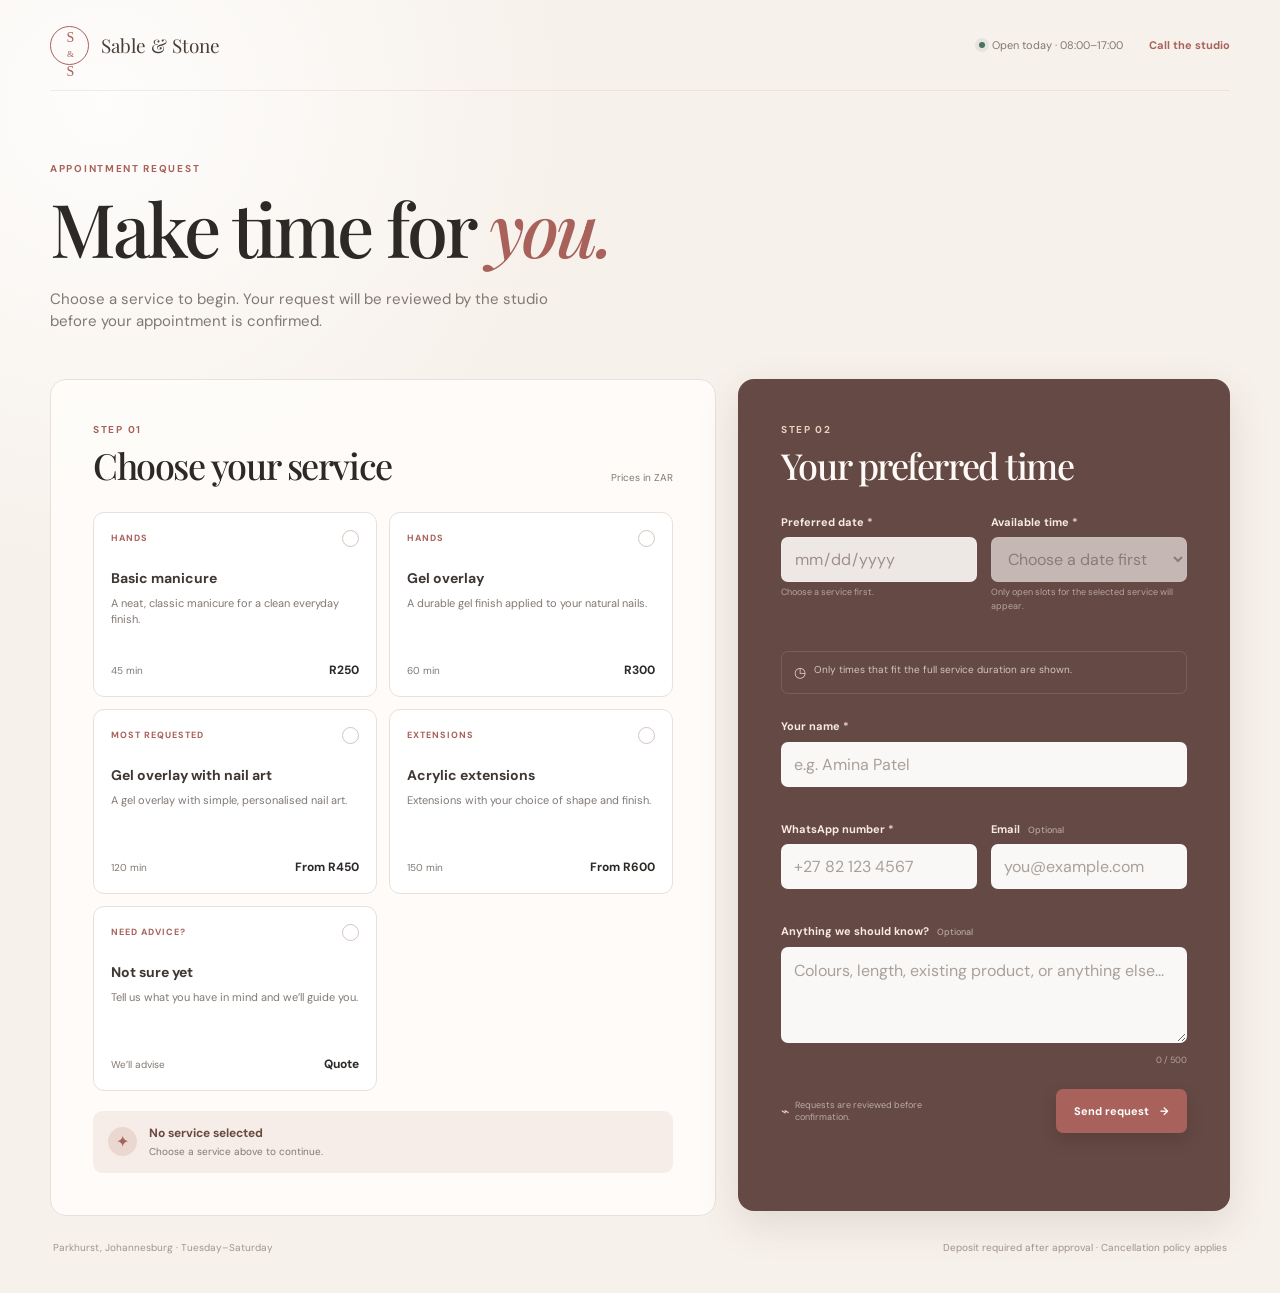
<file: apps/booking-form/index.html>
<!doctype html>
<html lang="en">
<head>
  <!-- Basic metadata keeps the static booking page responsive and discoverable. -->
  <meta charset="UTF-8" />
  <meta name="viewport" content="width=device-width, initial-scale=1.0" />
  <meta name="description" content="Request an appointment at Sable & Stone Beauty Studio." />
  <title>Book an appointment | Sable & Stone</title>

  <!-- The version query strings prevent stale local assets during development. -->
  <link rel="preconnect" href="https://fonts.googleapis.com" />
  <link rel="preconnect" href="https://fonts.gstatic.com" crossorigin />
  <link href="https://fonts.googleapis.com/css2?family=DM+Sans:wght@400;500;600;700&family=Playfair+Display:wght@500;600&display=swap" rel="stylesheet" />
  <link rel="stylesheet" href="styles.css?v=4" />
</head>
<body>
<main class="booking-page">
  <!-- Header information is intentionally independent of the form logic. -->
  <header class="site-header">
    <a class="brand" href="#top" aria-label="Sable and Stone home"><span class="brand-mark" aria-hidden="true">S<span>&</span>S</span><span class="brand-name">Sable & Stone</span></a>
    <div class="header-meta"><span class="open-status"><span class="status-dot" aria-hidden="true"></span> Open today · 08:00–17:00</span><a class="contact-link" href="tel:+27000000000">Call the studio</a></div>
  </header>

  <!-- The intro keeps the service catalogue as the main booking action. -->
  <section class="page-intro reveal" id="top" aria-labelledby="page-title"><p class="eyebrow">Appointment request</p><h1 id="page-title">Make time for <em>you.</em></h1><p>Choose a service to begin. Your request will be reviewed by the studio before your appointment is confirmed.</p></section>

  <div class="booking-layout">
    <section class="catalogue-panel reveal reveal-delay-1" aria-labelledby="services-title">
      <div class="section-heading"><div><p class="eyebrow">Step 01</p><h2 id="services-title">Choose your service</h2></div><span class="section-hint">Prices in ZAR</span></div>
      <!-- Radio cards provide a visual service catalogue while preserving keyboard access. -->
      <div class="service-grid" role="radiogroup" aria-label="Available services">
        <label class="service-card"><input class="service-choice" type="radio" name="serviceChoice" value="basic-manicure" data-name="Basic manicure" data-duration="45" data-price="250" data-approval="false" /><span class="service-card-content"><span class="service-card-topline"><span class="service-category">Hands</span><span class="service-radio" aria-hidden="true"></span></span><strong>Basic manicure</strong><span class="service-description">A neat, classic manicure for a clean everyday finish.</span><span class="service-meta"><span>45 min</span><b>R250</b></span></span></label>
        <label class="service-card"><input class="service-choice" type="radio" name="serviceChoice" value="gel-overlay" data-name="Gel overlay" data-duration="60" data-price="300" data-approval="false" /><span class="service-card-content"><span class="service-card-topline"><span class="service-category">Hands</span><span class="service-radio" aria-hidden="true"></span></span><strong>Gel overlay</strong><span class="service-description">A durable gel finish applied to your natural nails.</span><span class="service-meta"><span>60 min</span><b>R300</b></span></span></label>
        <label class="service-card"><input class="service-choice" type="radio" name="serviceChoice" value="gel-overlay-art" data-name="Gel overlay with nail art" data-duration="120" data-price="450" data-approval="true" /><span class="service-card-content"><span class="service-card-topline"><span class="service-category">Most requested</span><span class="service-radio" aria-hidden="true"></span></span><strong>Gel overlay with nail art</strong><span class="service-description">A gel overlay with simple, personalised nail art.</span><span class="service-meta"><span>120 min</span><b>From R450</b></span></span></label>
        <label class="service-card"><input class="service-choice" type="radio" name="serviceChoice" value="acrylic-extensions" data-name="Acrylic extensions" data-duration="150" data-price="600" data-approval="true" /><span class="service-card-content"><span class="service-card-topline"><span class="service-category">Extensions</span><span class="service-radio" aria-hidden="true"></span></span><strong>Acrylic extensions</strong><span class="service-description">Extensions with your choice of shape and finish.</span><span class="service-meta"><span>150 min</span><b>From R600</b></span></span></label>
        <label class="service-card"><input class="service-choice" type="radio" name="serviceChoice" value="not-sure" data-name="Not sure yet" data-duration="60" data-price="0" data-approval="true" /><span class="service-card-content"><span class="service-card-topline"><span class="service-category">Need advice?</span><span class="service-radio" aria-hidden="true"></span></span><strong>Not sure yet</strong><span class="service-description">Tell us what you have in mind and we’ll guide you.</span><span class="service-meta"><span>We’ll advise</span><b>Quote</b></span></span></label>
      </div>
      <aside class="selection-summary" id="selection-summary" aria-live="polite"><span class="summary-icon" aria-hidden="true">✦</span><span><strong id="selected-service-name">No service selected</strong><small id="selected-service-detail">Choose a service above to continue.</small></span></aside>
    </section>

    <section class="details-panel reveal reveal-delay-2" aria-labelledby="details-title">
      <div class="section-heading"><div><p class="eyebrow">Step 02</p><h2 id="details-title">Your preferred time</h2></div></div>
      <form id="booking-form" novalidate>
        <!-- Hidden service fields keep the submitted payload aligned with the API contract. -->
        <input id="serviceRequested" name="serviceRequested" type="hidden" /><input id="serviceId" name="serviceId" type="hidden" /><input id="durationMinutes" name="durationMinutes" type="hidden" /><input id="quotedAmount" name="quotedAmount" type="hidden" /><input id="requiresApproval" name="requiresApproval" type="hidden" />
        <div class="field-grid">
          <div class="field"><label for="preferredDate">Preferred date <span aria-hidden="true">*</span></label><input id="preferredDate" name="preferredDate" type="date" required disabled /><small class="field-help" id="date-help">Choose a service first.</small><small class="field-error" data-error-for="preferredDate"></small></div>
          <div class="field"><label for="preferredTime">Available time <span aria-hidden="true">*</span></label><select id="preferredTime" name="preferredTime" required disabled><option value="" selected disabled>Choose a date first</option></select><small class="field-help" id="slot-help">Only open slots for the selected service will appear.</small><small class="field-error" data-error-for="preferredTime"></small></div>
        </div>
        <div class="availability-note"><span aria-hidden="true">◷</span> Only times that fit the full service duration are shown.</div>
        <div class="field-grid contact-fields"><div class="field field-full"><label for="clientName">Your name <span aria-hidden="true">*</span></label><input id="clientName" name="clientName" type="text" placeholder="e.g. Amina Patel" required /><small class="field-error" data-error-for="clientName"></small></div><div class="field"><label for="phone">WhatsApp number <span aria-hidden="true">*</span></label><input id="phone" name="phone" type="tel" placeholder="+27 82 123 4567" required /><small class="field-error" data-error-for="phone"></small></div><div class="field"><label for="email">Email <span class="optional">Optional</span></label><input id="email" name="email" type="email" placeholder="you@example.com" /><small class="field-error" data-error-for="email"></small></div><div class="field field-full"><label for="notes">Anything we should know? <span class="optional">Optional</span></label><textarea id="notes" name="notes" rows="3" maxlength="500" placeholder="Colours, length, existing product, or anything else..."></textarea><div class="character-count"><span id="notes-count">0</span> / 500</div></div></div>
        <div class="form-actions"><span class="policy-note"><span aria-hidden="true">⌁</span> Requests are reviewed before confirmation.</span><button class="button button-primary" type="submit" id="submit-button">Send request <span aria-hidden="true">→</span></button></div><div class="form-status" id="form-status" role="status" aria-live="polite"></div>
        <!-- The success state remains hidden until demo or backend submission succeeds. -->
        <div class="success-state" id="success-state" hidden><div class="success-mark" aria-hidden="true">✓</div><p class="eyebrow">Request received</p><h2>We’ll be in touch soon.</h2><p>Your request has been sent to the studio for review.</p><button class="button button-secondary" type="button" id="start-over-button">Make another request</button></div>
      </form>
    </section>
  </div>
  <footer class="site-footer"><span>Parkhurst, Johannesburg · Tuesday–Saturday</span><span>Deposit required after approval · Cancellation policy applies</span></footer>
</main>
<!-- The visual enhancement is separate from the booking logic for maintainability. -->
<script src="tilt-effects.js?v=1"></script>
<!-- Cache-busting version ensures the repaired static script is loaded. -->
<script src="app.js?v=5"></script>
</body>
</html>
</file>
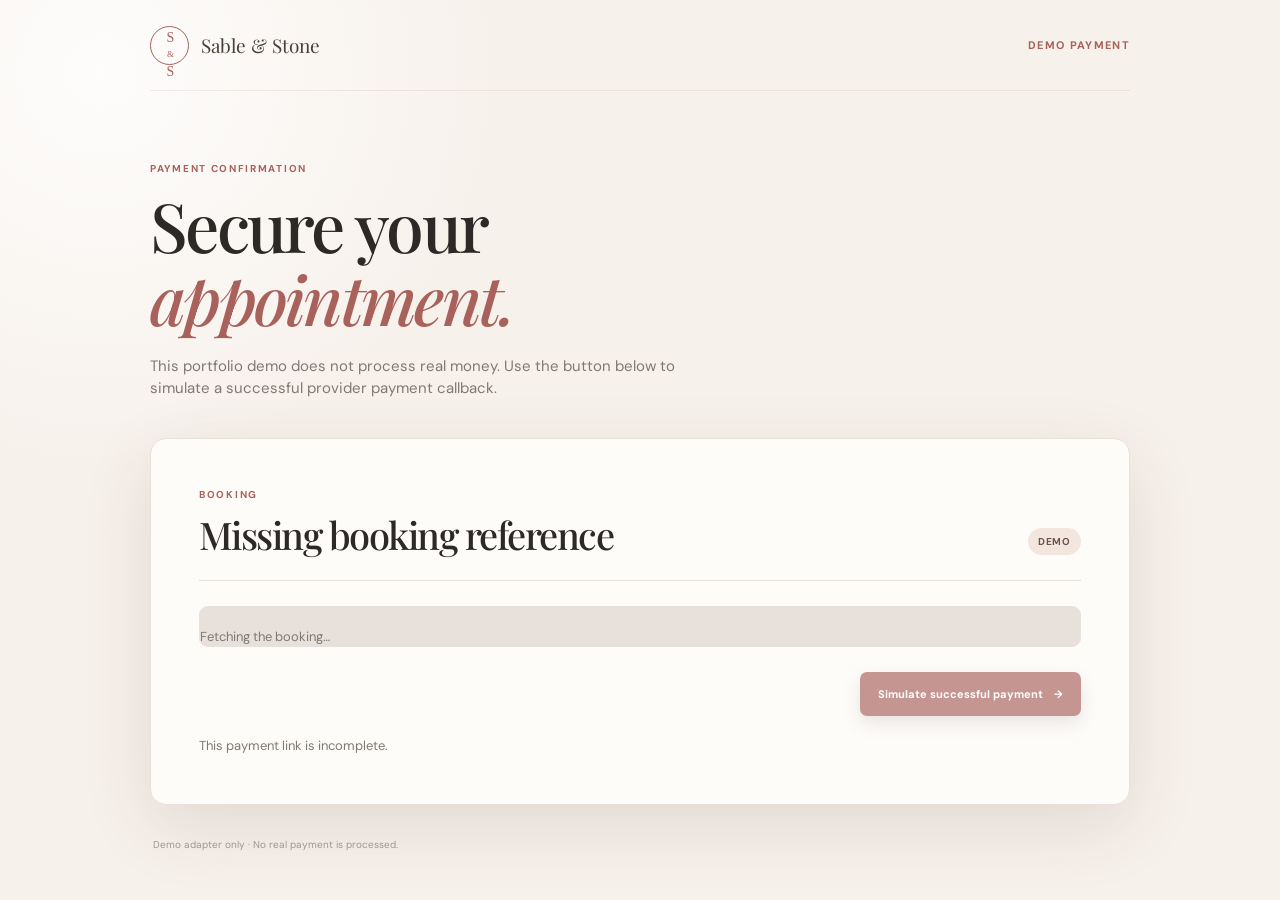
<file: apps/booking-form/demo-payment-page.html>
<!doctype html>
<html lang="en">
<head>
    <meta charset="UTF-8" />
    <meta name="viewport" content="width=device-width, initial-scale=1.0" />
    <meta name="description" content="Demo payment confirmation for Sable & Stone." />
    <title>Secure demo payment | Sable & Stone</title>
    <link rel="preconnect" href="https://fonts.googleapis.com" />
    <link rel="preconnect" href="https://fonts.gstatic.com" crossorigin />
    <link href="https://fonts.googleapis.com/css2?family=DM+Sans:wght@400;500;600;700&family=Playfair+Display:wght@500;600&display=swap" rel="stylesheet" />
    <link rel="stylesheet" href="styles.css?v=4" />
    <link rel="stylesheet" href="owner.css?v=1" />
</head>
<body>
<main class="owner-page payment-page">
    <header class="site-header">
        <a class="brand" href="index.html" aria-label="Sable and Stone booking page"><span class="brand-mark" aria-hidden="true">S<span>&</span>S</span><span class="brand-name">Sable & Stone</span></a>
        <span class="owner-label">Demo payment</span>
    </header>
    <section class="owner-intro">
        <p class="eyebrow">Payment confirmation</p>
        <h1>Secure your <em>appointment.</em></h1>
        <p>This portfolio demo does not process real money. Use the button below to simulate a successful provider payment callback.</p>
    </section>
    <section class="review-card" aria-labelledby="payment-title">
        <div class="review-heading"><div><p class="eyebrow">Booking</p><h2 id="payment-title">Loading…</h2></div><span class="status-pill" id="payment-pill">Demo</span></div>
        <div class="review-grid" id="payment-details"><p class="review-message">Fetching the booking…</p></div>
        <div class="review-actions"><button class="button button-primary" id="pay-button" type="button" disabled>Simulate successful payment <span aria-hidden="true">→</span></button></div>
        <div class="review-message" id="payment-status" role="status" aria-live="polite"></div>
    </section>
    <p class="owner-footnote">Demo adapter only · No real payment is processed.</p>
</main>
<script src="demo-payment.js?v=1"></script>
</body>
</html>
</file>
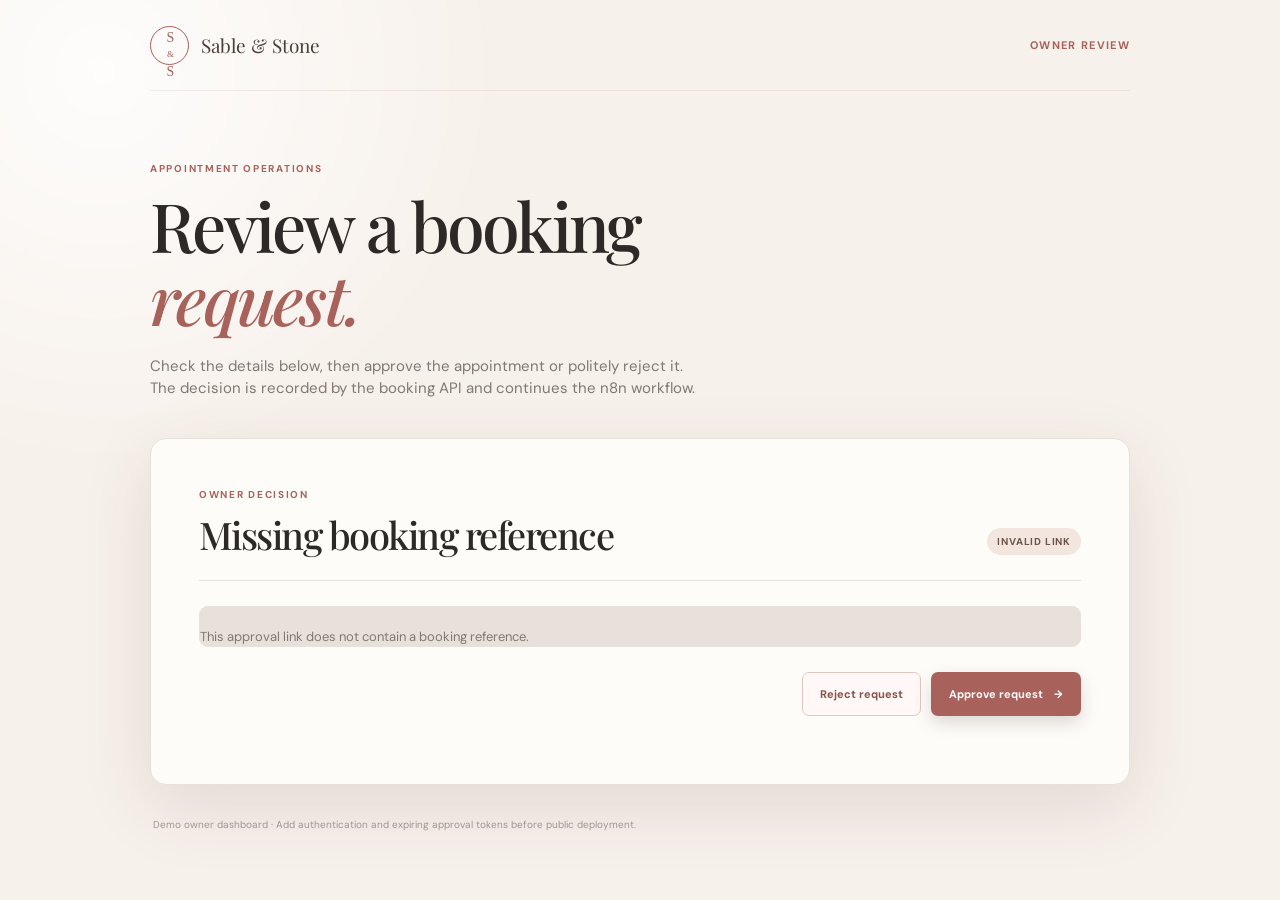
<file: apps/booking-form/owner.html>
<!doctype html>
<html lang="en">
<head>
    <meta charset="UTF-8" />
    <meta name="viewport" content="width=device-width, initial-scale=1.0" />
    <meta name="description" content="Sable & Stone owner booking review dashboard." />
    <title>Owner review | Sable & Stone</title>
    <link rel="preconnect" href="https://fonts.googleapis.com" />
    <link rel="preconnect" href="https://fonts.gstatic.com" crossorigin />
    <link href="https://fonts.googleapis.com/css2?family=DM+Sans:wght@400;500;600;700&family=Playfair+Display:wght@500;600&display=swap" rel="stylesheet" />
    <link rel="stylesheet" href="styles.css?v=4" />
    <link rel="stylesheet" href="owner.css?v=1" />
</head>
<body>
<main class="owner-page">
    <header class="site-header">
        <a class="brand" href="index.html" aria-label="Sable and Stone booking page"><span class="brand-mark" aria-hidden="true">S<span>&</span>S</span><span class="brand-name">Sable & Stone</span></a>
        <span class="owner-label">Owner review</span>
    </header>

    <section class="owner-intro">
        <p class="eyebrow">Appointment operations</p>
        <h1>Review a booking <em>request.</em></h1>
        <p>Check the details below, then approve the appointment or politely reject it. The decision is recorded by the booking API and continues the n8n workflow.</p>
    </section>

    <section class="review-card" aria-labelledby="review-title">
        <div class="review-heading">
            <div>
                <p class="eyebrow">Owner decision</p>
                <h2 id="review-title">Loading request…</h2>
            </div>
            <span class="status-pill" id="status-pill">Loading</span>
        </div>
        <div class="review-grid" id="booking-details" aria-live="polite">
            <p class="review-message">Fetching the authoritative booking record…</p>
        </div>
        <div class="review-actions" id="review-actions" hidden>
            <button class="button button-secondary danger" id="reject-button" type="button">Reject request</button>
            <button class="button button-primary" id="approve-button" type="button">Approve request <span aria-hidden="true">→</span></button>
        </div>
        <div class="review-message" id="review-status" role="status" aria-live="polite"></div>
    </section>

    <p class="owner-footnote">Demo owner dashboard · Add authentication and expiring approval tokens before public deployment.</p>
</main>
<script src="owner.js?v=1"></script>
</body>
</html>
</file>
<file: apps/booking-form/styles.css>
/* ---------- Design tokens ---------- */
:root {
  --ink: #2d2926;
  --muted: #817872;
  --line: #e8e0da;
  --paper: #fffdfb;
  --cream: #f7f1eb;
  --rose: #ead7d0;
  --rose-deep: #a8615b;
  --green: #4b725f;
  --dark-panel: #654944;
  --shadow: 0 22px 70px rgba(72, 48, 37, 0.12);
}

/* ---------- Base document styles ---------- */
* { box-sizing: border-box; }
html { min-width: 320px; scroll-behavior: smooth; background: var(--cream); }
body {
  margin: 0;
  color: var(--ink);
  background:
    radial-gradient(circle at 8% 8%, rgba(255, 255, 255, 0.85), transparent 28%),
    var(--cream);
  font-family: "DM Sans", Arial, sans-serif;
  line-height: 1.5;
}
button, input, select, textarea { font: inherit; }
button, a { -webkit-tap-highlight-color: transparent; }
button { cursor: pointer; }
a { color: inherit; }

/* ---------- ReactBits-inspired static entrance reveal ---------- */
.reveal {
  opacity: 0;
  transform: translateY(18px);
  animation: reveal-content 700ms ease forwards;
}

.reveal-delay-1 { animation-delay: 120ms; }
.reveal-delay-2 { animation-delay: 220ms; }

@keyframes reveal-content {
  to { opacity: 1; transform: translateY(0); }
}

/* ---------- Page container and header ---------- */
.booking-page { width: min(1180px, calc(100% - 48px)); margin: 0 auto; }
.site-header {
  display: flex;
  align-items: center;
  justify-content: space-between;
  gap: 25px;
  min-height: 91px;
  border-bottom: 1px solid rgba(168, 97, 91, 0.12);
}
.brand { display: inline-flex; align-items: center; gap: 12px; text-decoration: none; }
.brand-mark {
  display: grid;
  place-items: center;
  width: 39px;
  height: 39px;
  border: 1px solid var(--rose-deep);
  border-radius: 50%;
  color: var(--rose-deep);
  font-family: Georgia, serif;
  font-size: 14px;
  letter-spacing: -2px;
}
.brand-mark span { margin: 0 1px; font-size: 9px; }
.brand-name { color: #4b3d38; font-family: "Playfair Display", Georgia, serif; font-size: 19px; }
.header-meta { display: flex; align-items: center; gap: 26px; color: var(--muted); font-size: 11px; }
.open-status { display: inline-flex; align-items: center; gap: 7px; }
.status-dot { width: 6px; height: 6px; border-radius: 50%; background: var(--green); box-shadow: 0 0 0 4px rgba(75, 114, 95, 0.1); }
.contact-link { color: var(--rose-deep); font-weight: 700; text-decoration: none; }
.contact-link:hover { text-decoration: underline; }

/* ---------- Intro section ---------- */
.page-intro { max-width: 630px; padding: 70px 0 46px; }
.eyebrow { margin: 0 0 12px; color: var(--rose-deep); font-size: 10px; font-weight: 700; letter-spacing: 0.17em; text-transform: uppercase; }
h1, h2 { margin: 0; font-family: "Playfair Display", Georgia, serif; font-weight: 500; line-height: 1.08; letter-spacing: -0.04em; }
h1 { font-size: clamp(46px, 7vw, 74px); }
h1 em { color: var(--rose-deep); font-style: italic; }
h2 { font-size: clamp(27px, 3vw, 36px); }
.page-intro > p:last-child { max-width: 505px; margin: 20px 0 0; color: var(--muted); font-size: 15px; }

/* ---------- Main catalogue and details columns ---------- */
.booking-layout { display: grid; grid-template-columns: minmax(0, 1.15fr) minmax(370px, 0.85fr); gap: 22px; align-items: start; }
.catalogue-panel, .details-panel { padding: clamp(26px, 4vw, 42px); border: 1px solid var(--line); border-radius: 16px; background: rgba(255, 253, 251, 0.84); }
.details-panel { position: sticky; top: 20px; color: #fffaf7; border-color: transparent; background: var(--dark-panel); box-shadow: 0 14px 40px rgba(80, 52, 45, 0.13); }
.details-panel .eyebrow { color: #efcfc1; }
.section-heading { display: flex; align-items: end; justify-content: space-between; gap: 20px; margin-bottom: 27px; }
.section-heading .eyebrow { margin-bottom: 9px; }
.section-hint { color: var(--muted); font-size: 10px; }

/* ---------- Service catalogue cards ---------- */
.service-grid { display: grid; grid-template-columns: repeat(2, minmax(0, 1fr)); gap: 12px; }
.service-card { position: relative; display: block; min-width: 0; cursor: pointer; }
.service-choice { position: absolute; width: 1px; height: 1px; opacity: 0; }
.service-card-content { display: flex; flex-direction: column; min-height: 185px; padding: 17px; border: 1px solid var(--line); border-radius: 11px; background: #fff; transform: perspective(900px) rotateX(var(--rotate-x, 0deg)) rotateY(var(--rotate-y, 0deg)) translateY(0); transition: border-color 180ms ease, background 180ms ease, box-shadow 180ms ease, transform 180ms ease; will-change: transform; }
.service-card:hover .service-card-content { border-color: #caa79d; transform: perspective(900px) rotateX(var(--rotate-x, 0deg)) rotateY(var(--rotate-y, 0deg)) translateY(-3px) scale(1.01); box-shadow: 0 7px 18px rgba(90, 55, 45, 0.07); }
.service-choice:focus-visible + .service-card-content { outline: 3px solid rgba(168, 97, 91, 0.28); outline-offset: 3px; }
.service-choice:checked + .service-card-content { border-color: var(--rose-deep); background: #fff8f5; box-shadow: 0 0 0 2px rgba(168, 97, 91, 0.12); }
.service-card-featured .service-card-content { border-color: #d8b9ae; }
.service-card-topline { display: flex; align-items: center; justify-content: space-between; gap: 12px; margin-bottom: 21px; }
.service-category { color: var(--rose-deep); font-size: 9px; font-weight: 700; letter-spacing: 0.11em; text-transform: uppercase; }
.service-radio { position: relative; display: block; width: 17px; height: 17px; border: 1px solid #d5c4bd; border-radius: 50%; background: #fff; }
.service-choice:checked + .service-card-content .service-radio { border-color: var(--rose-deep); background: var(--rose-deep); }
.service-choice:checked + .service-card-content .service-radio::after { content: ""; position: absolute; inset: 5px; border-radius: 50%; background: #fff; }
.service-card strong { display: block; color: #3f3733; font-size: 14px; font-weight: 700; }
.service-description { min-height: 42px; margin-top: 7px; color: var(--muted); font-size: 11px; line-height: 1.45; }
.service-meta { display: flex; align-items: center; justify-content: space-between; gap: 10px; margin-top: auto; padding-top: 16px; color: var(--muted); font-size: 10px; }
.service-meta b { color: var(--ink); font-size: 12px; }

/* Selected-service summary is updated by app.js after a card is chosen. */
.selection-summary { display: flex; align-items: center; gap: 12px; min-height: 62px; margin-top: 20px; padding: 13px 15px; border-radius: 9px; color: #674b43; background: #f7ede8; }
.summary-icon { display: grid; place-items: center; width: 29px; height: 29px; border-radius: 50%; color: var(--rose-deep); background: var(--rose); }
.selection-summary strong, .selection-summary small { display: block; }
.selection-summary strong { font-size: 12px; }
.selection-summary small { margin-top: 2px; color: var(--muted); font-size: 10px; }

/* ---------- Details form ---------- */
.details-panel .section-heading { margin-bottom: 29px; }
.details-panel h2 { color: #fffaf7; }
.field-grid { display: grid; grid-template-columns: repeat(2, minmax(0, 1fr)); gap: 14px; }
.contact-fields { margin-top: 24px; }
.field { min-width: 0; }
.field-full { grid-column: 1 / -1; }
.field label { display: block; margin-bottom: 7px; color: #f7eae5; font-size: 11px; font-weight: 700; }
.field label > span:not(.optional) { color: #efcfc1; }
.optional { margin-left: 5px; color: rgba(255, 250, 247, 0.52); font-size: 9px; font-weight: 500; }
.field input, .field select, .field textarea { width: 100%; border: 1px solid rgba(255, 255, 255, 0.17); border-radius: 7px; outline: none; color: var(--ink); background: rgba(255, 255, 255, 0.96); transition: border-color 180ms ease, box-shadow 180ms ease; }
.field input, .field select { height: 45px; padding: 0 12px; }
.field textarea { min-height: 88px; padding: 11px 12px; resize: vertical; }
.field input::placeholder, .field textarea::placeholder { color: #aaa09a; }
.field input:focus, .field select:focus, .field textarea:focus { border-color: #efcfc1; box-shadow: 0 0 0 3px rgba(239, 207, 193, 0.15); }
.field input:disabled, .field select:disabled { cursor: not-allowed; color: #9e918b; background: #eee8e4; }
.field.has-error input, .field.has-error select, .field.has-error textarea { border-color: #f0a6a0; background: #fffafa; }
.field-error { display: block; min-height: 16px; margin-top: 4px; color: #ffc5be; font-size: 10px; }
.field-help { display: block; min-height: 16px; margin-top: 4px; color: rgba(255, 250, 247, 0.52); font-size: 9px; }
.character-count { margin-top: 4px; color: rgba(255, 250, 247, 0.5); font-size: 9px; text-align: right; }
.availability-note { display: flex; gap: 8px; margin-top: 18px; padding: 10px 12px; border: 1px solid rgba(255, 255, 255, 0.12); border-radius: 7px; color: rgba(255, 250, 247, 0.7); font-size: 10px; }
.availability-note span { color: #efcfc1; font-size: 14px; }

/* ---------- Image upload ---------- */
.upload-box { margin-top: 16px; border: 1px dashed rgba(255, 255, 255, 0.31); border-radius: 8px; background: rgba(255, 255, 255, 0.06); transition: border-color 180ms ease, background 180ms ease; }
.upload-box:hover, .upload-box.is-dragging { border-color: #efcfc1; background: rgba(255, 255, 255, 0.11); }
.upload-label { display: flex; align-items: center; gap: 11px; min-height: 64px; padding: 11px 13px; cursor: pointer; }
.upload-icon { display: grid; place-items: center; width: 29px; height: 29px; border-radius: 50%; color: var(--dark-panel); background: #efcfc1; font-size: 18px; }
.upload-label strong, .upload-label small { display: block; }
.upload-label strong { color: #fffaf7; font-size: 11px; }
.upload-label small { margin-top: 2px; color: rgba(255, 250, 247, 0.57); font-size: 9px; }
.upload-action { margin-left: auto; color: #efcfc1; font-size: 10px; font-weight: 700; }
.file-preview { display: flex; align-items: center; justify-content: space-between; gap: 10px; margin: 0 13px 11px; padding: 8px 10px; border-radius: 6px; color: var(--dark-panel); background: #fffaf7; font-size: 10px; }
.file-preview button { border: 0; color: var(--rose-deep); background: transparent; font-size: 10px; }

/* ---------- Buttons, messages, and success state ---------- */
.form-actions { display: flex; align-items: center; justify-content: space-between; gap: 14px; margin-top: 22px; }
.policy-note { display: flex; align-items: center; gap: 6px; max-width: 190px; color: rgba(255, 250, 247, 0.56); font-size: 9px; line-height: 1.35; }
.policy-note > span { color: #efcfc1; font-size: 14px; }
.button { display: inline-flex; align-items: center; justify-content: center; gap: 11px; min-height: 44px; padding: 0 17px; border: 1px solid transparent; border-radius: 7px; font-size: 11px; font-weight: 700; transition: transform 180ms ease, background 180ms ease, border-color 180ms ease; }
.button:hover { transform: translateY(-1px); }
.button:active { transform: translateY(0); }
.button-primary { color: #fff; background: var(--rose-deep); box-shadow: 0 7px 17px rgba(36, 15, 10, 0.15); }
.button-primary:hover { background: #914e49; }
.button-secondary { border-color: var(--line); color: var(--muted); background: #fff; }
.button-secondary:hover { border-color: #cbbab1; color: var(--ink); }
.button:disabled { cursor: not-allowed; opacity: 0.65; transform: none; }
.form-status { min-height: 22px; margin-top: 13px; color: #ffc5be; font-size: 11px; text-align: right; }
.success-state { padding: 40px 0 16px; text-align: center; }
.success-mark { display: grid; place-items: center; width: 58px; height: 58px; margin: 0 auto 21px; border-radius: 50%; color: #fff; background: #7ca58d; font-size: 26px; }
.success-state .eyebrow { color: #efcfc1; }
.success-state h2 { color: #fffaf7; }
.success-state > p:not(.eyebrow) { max-width: 300px; margin: 16px auto 0; color: rgba(255, 250, 247, 0.7); font-size: 13px; }
.reference-box { display: grid; gap: 4px; max-width: 220px; margin: 22px auto; padding: 12px; border-radius: 7px; background: rgba(255, 255, 255, 0.1); }
.reference-box span { color: rgba(255, 250, 247, 0.57); font-size: 9px; letter-spacing: 0.13em; text-transform: uppercase; }
.reference-box strong { color: #efcfc1; font-size: 13px; letter-spacing: 0.04em; }

/* ---------- Page footer ---------- */
.site-footer { display: flex; justify-content: space-between; gap: 20px; padding: 24px 3px 38px; color: #a1958e; font-size: 10px; }

/* ---------- Responsive behaviour ---------- */
@media (max-width: 900px) {
  .booking-layout { grid-template-columns: 1fr; }
  .details-panel { position: static; }
}

@media (max-width: 620px) {
  .booking-page { width: min(100% - 30px, 520px); }
  .site-header { align-items: flex-start; padding: 18px 0; }
  .header-meta { align-items: flex-end; flex-direction: column; gap: 5px; }
  .open-status { font-size: 9px; }
  .page-intro { padding: 50px 0 32px; }
  .booking-layout { gap: 14px; }
  .catalogue-panel, .details-panel { padding: 24px 18px; border-radius: 12px; }
  .service-grid { grid-template-columns: 1fr; }
  .service-card-content { min-height: 150px; }
  .field-grid { grid-template-columns: 1fr; gap: 8px; }
  .field-full { grid-column: auto; }
  .contact-fields { margin-top: 17px; }
  .form-actions { align-items: stretch; flex-direction: column; }
  .policy-note { max-width: none; }
  .form-actions .button { width: 100%; }
  .site-footer { flex-direction: column; gap: 5px; }
}

/* Motion-sensitive users receive a stable layout with no animated transforms. */
@media (prefers-reduced-motion: reduce) {
  .reveal { opacity: 1; transform: none; animation: none; }
  .service-card-content { transform: none; transition: border-color 180ms ease, background 180ms ease, box-shadow 180ms ease; }
  .service-card:hover .service-card-content { transform: translateY(-1px); }
}
</file>
<file: apps/booking-form/owner.css>
.owner-page { width: min(980px, calc(100% - 48px)); margin: 0 auto; }
.owner-label { color: var(--rose-deep); font-size: 11px; font-weight: 700; letter-spacing: .12em; text-transform: uppercase; }
.owner-intro { max-width: 650px; padding: 70px 0 38px; }
.owner-intro h1 { font-size: clamp(42px, 6vw, 68px); }
.owner-intro h1 em { color: var(--rose-deep); font-style: italic; }
.owner-intro > p:last-child { max-width: 560px; margin: 20px 0 0; color: var(--muted); font-size: 15px; }
.review-card { padding: clamp(26px, 5vw, 48px); border: 1px solid var(--line); border-radius: 16px; background: rgba(255,253,251,.9); box-shadow: var(--shadow); }
.review-heading { display: flex; align-items: end; justify-content: space-between; gap: 20px; padding-bottom: 25px; border-bottom: 1px solid var(--line); }
.review-heading h2 { font-size: clamp(25px, 4vw, 38px); }
.status-pill { display: inline-flex; align-items: center; min-height: 27px; padding: 0 10px; border-radius: 99px; color: #6b5349; background: #f2e6df; font-size: 10px; font-weight: 700; letter-spacing: .08em; text-transform: uppercase; white-space: nowrap; }
.status-pill.approved { color: #3f6855; background: #e2eee7; }
.status-pill.rejected { color: #874f4a; background: #f5dfdc; }
.review-grid { display: grid; grid-template-columns: repeat(2, minmax(0, 1fr)); gap: 1px; margin-top: 25px; border: 1px solid var(--line); border-radius: 9px; overflow: hidden; background: var(--line); }
.detail-item { display: grid; gap: 5px; min-height: 77px; padding: 15px; background: #fffdfb; }
.detail-item span { color: var(--muted); font-size: 10px; letter-spacing: .08em; text-transform: uppercase; }
.detail-item strong { color: var(--ink); font-size: 13px; font-weight: 600; overflow-wrap: anywhere; }
.review-actions { display: flex; justify-content: flex-end; gap: 10px; margin-top: 25px; }
.button.danger { color: #874f4a; border-color: #e4c6c1; background: #fff8f6; }
.button.danger:hover { border-color: #c98b83; background: #fff1ef; }
.review-message { margin: 20px 0 0; color: var(--muted); font-size: 13px; }
.owner-footnote { padding: 22px 3px 38px; color: #a1958e; font-size: 10px; }
@media (max-width: 620px) {
  .owner-page { width: min(100% - 30px, 520px); }
  .owner-intro { padding: 50px 0 30px; }
  .owner-label { font-size: 9px; }
  .review-heading { align-items: flex-start; flex-direction: column; }
  .review-grid { grid-template-columns: 1fr; }
  .review-actions { align-items: stretch; flex-direction: column-reverse; }
  .review-actions .button { width: 100%; }
}
</file>
